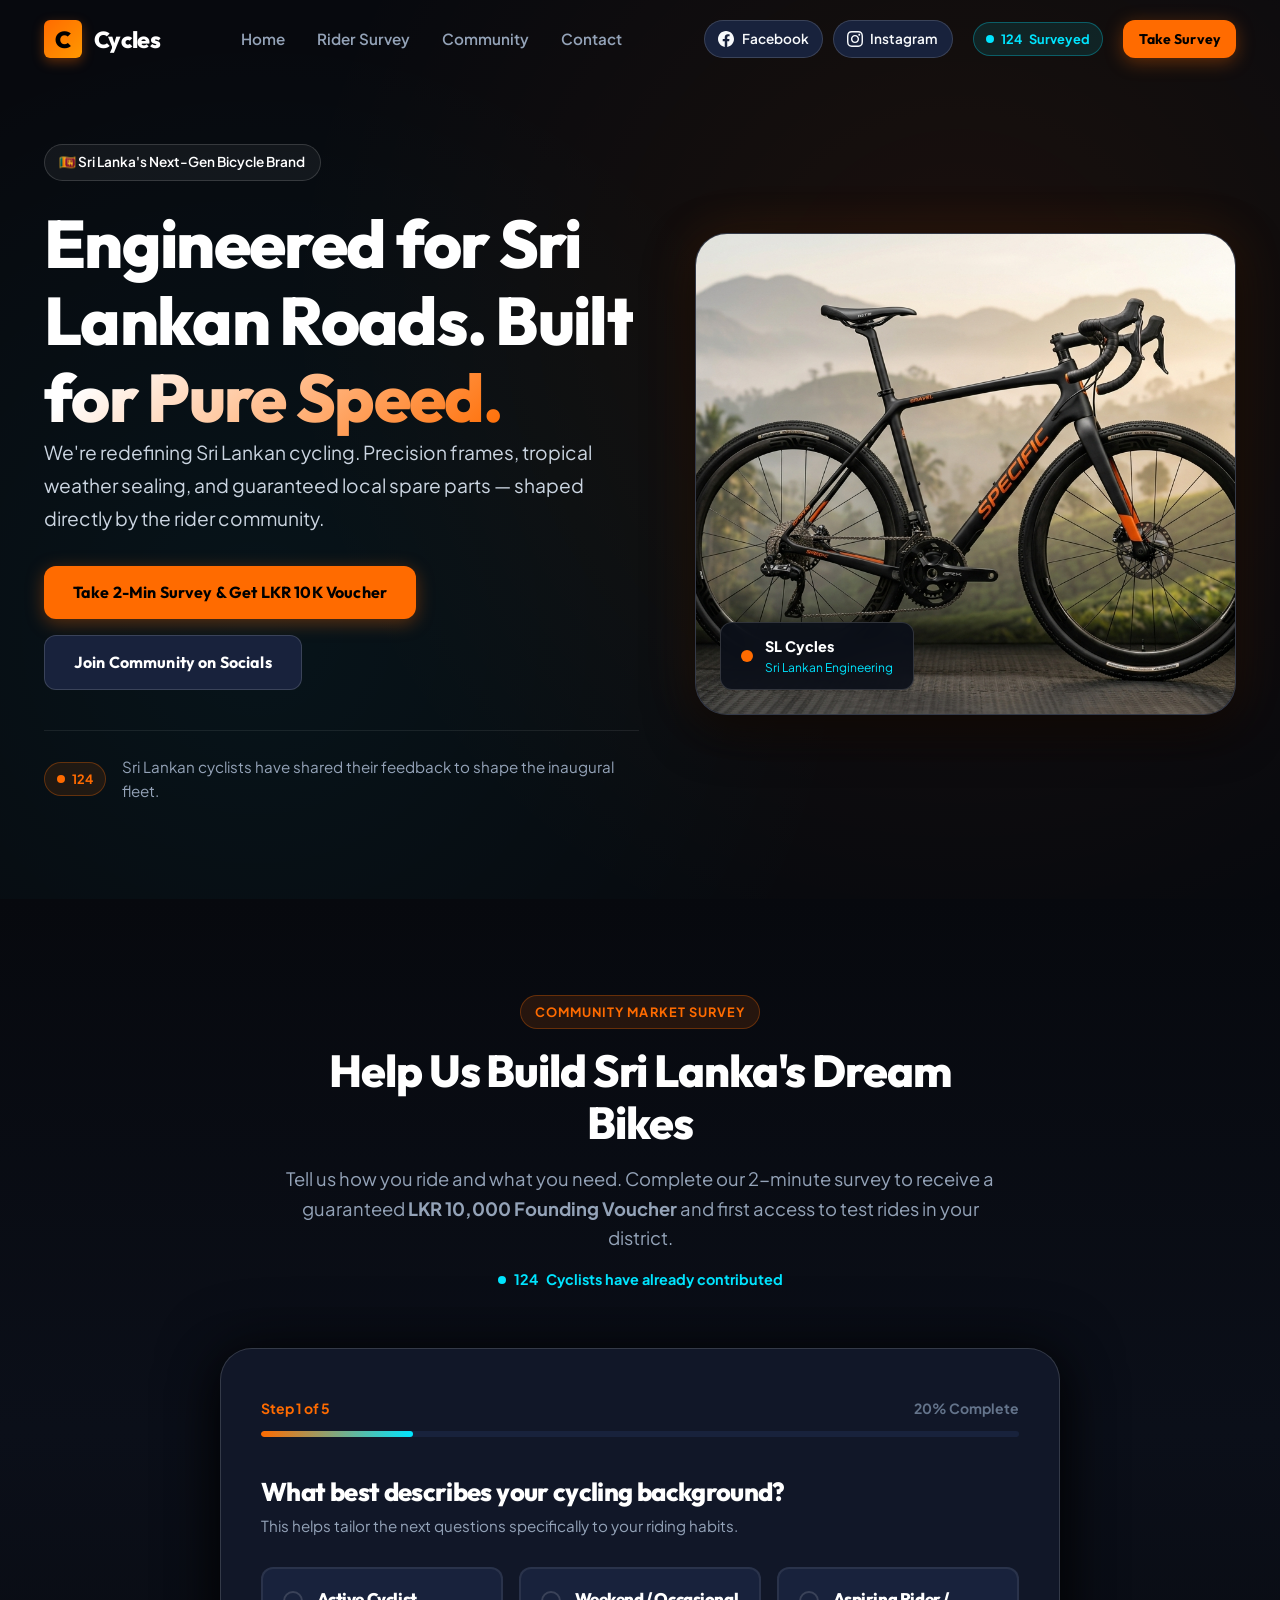
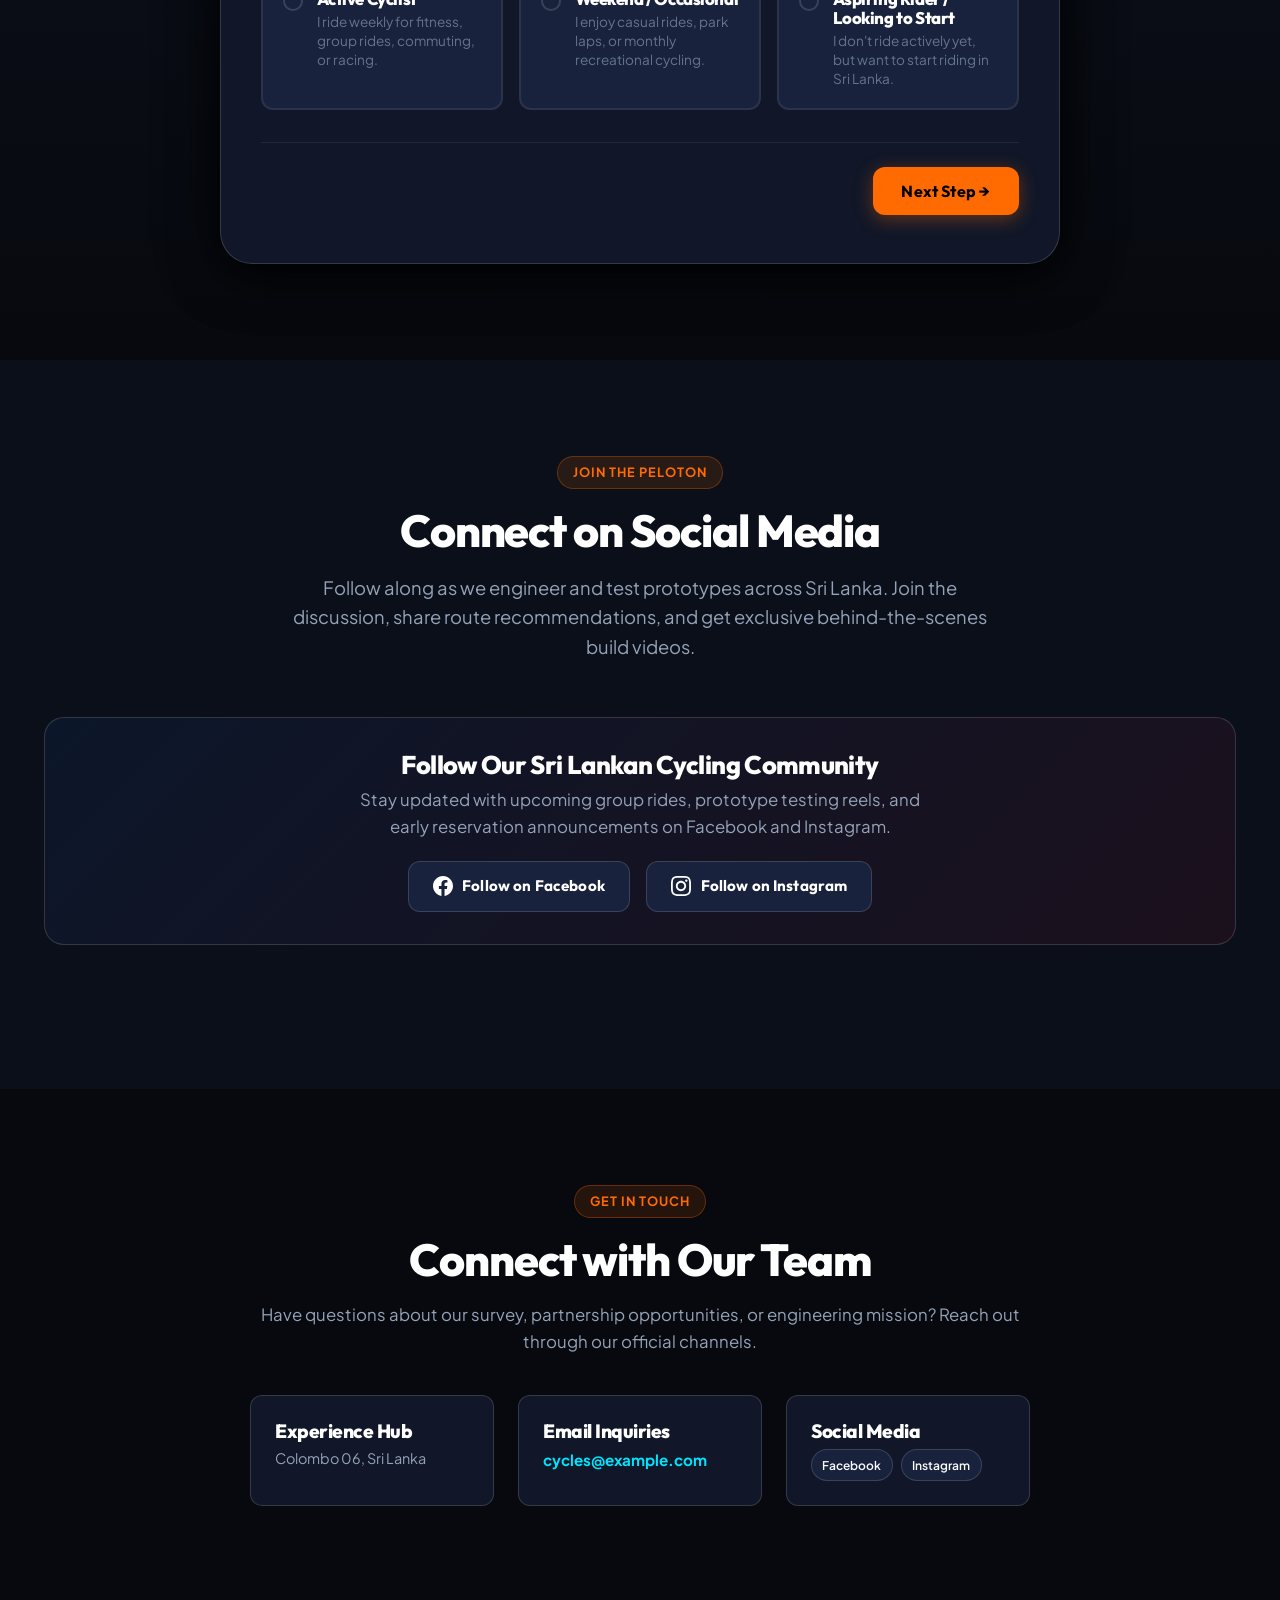
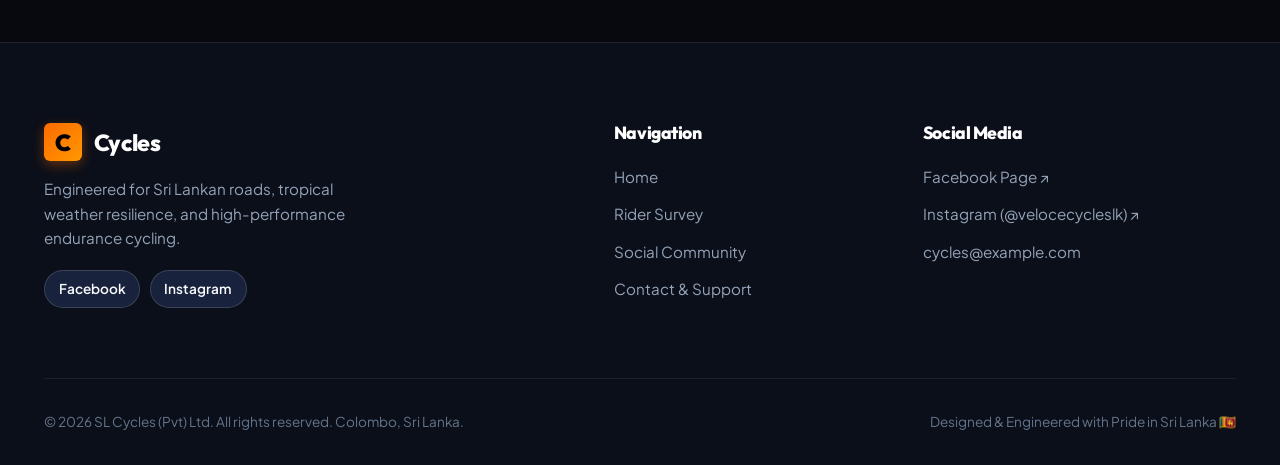
<file: index.html>
<!DOCTYPE html>
<html lang="en">
<head>
    <meta charset="UTF-8">
    <meta name="viewport" content="width=device-width, initial-scale=1.0">
    <title>Veloce Cycles — Engineered for Sri Lankan Roads | Performance Bicycles</title>
    
    <!-- Meta & SEO -->
    <meta name="description" content="Veloce Cycles is pioneering modern cycling in Sri Lanka. Precision-engineered road, gravel, and commuter bicycles built for tropical durability, local roads, and pure performance.">
    <meta name="keywords" content="bicycle Sri Lanka, road bikes Colombo, gravel bicycle Sri Lanka, commuter bikes, cycling Sri Lanka, Veloce Cycles">
    <meta name="author" content="Veloce Cycles">
    <meta name="robots" content="index, follow">
    <link rel="canonical" href="https://velocecycles.lk/">

    <!-- Open Graph / Facebook -->
    <meta property="og:type" content="website">
    <meta property="og:url" content="https://velocecycles.lk/">
    <meta property="og:title" content="Veloce Cycles — Engineered for Sri Lankan Roads">
    <meta property="og:description" content="Precision-engineered performance bicycles built for Sri Lankan roads, climate, and endurance. Take our 2-min survey for early access.">
    <meta property="og:image" content="public/images/hero-bike.jpg">

    <!-- Twitter -->
    <meta name="twitter:card" content="summary_large_image">
    <meta name="twitter:title" content="Veloce Cycles — Engineered for Sri Lankan Roads">
    <meta name="twitter:description" content="Precision-engineered performance bicycles built for Sri Lankan roads, climate, and endurance.">
    <meta name="twitter:image" content="public/images/hero-bike.jpg">

    <!-- Google Fonts -->
    <link rel="preconnect" href="https://fonts.googleapis.com">
    <link rel="preconnect" href="https://fonts.gstatic.com" crossorigin>
    <link href="https://fonts.googleapis.com/css2?family=Outfit:wght@400;500;600;700;800;900&family=Plus+Jakarta+Sans:wght@400;500;600;700&display=swap" rel="stylesheet">

    <!-- Central Configuration -->
    <script src="src/scripts/config.js"></script>

    <!-- Stylesheet -->
    <link rel="stylesheet" href="src/styles/style.css">

    <!-- Structured Data (Schema.org) -->
    <script type="application/ld+json">
    {
      "@context": "https://schema.org",
      "@type": "BikeStore",
      "name": "Veloce Cycles",
      "image": "public/images/hero-bike.jpg",
      "description": "Sri Lankan engineered performance bicycles, gravel bikes, and urban commuters.",
      "sameAs": [
        "https://facebook.com/velocecycleslk",
        "https://instagram.com/velocecycleslk"
      ],
      "address": {
        "@type": "PostalAddress",
        "addressLocality": "Colombo",
        "addressCountry": "LK"
      },
      "priceRange": "LKR 75,000 - 450,000"
    }
    </script>
</head>
<body>

    <!-- Header Navigation -->
    <header class="header">
        <div class="container nav-container">
            <a href="#hero" class="logo" aria-label="Veloce Cycles Home">
                <div class="logo-symbol" data-brand="initial">V</div>
                <span data-brand="short">VELOCE</span>
            </a>

            <nav>
                <ul class="nav-links">
                    <li><a href="#hero" class="nav-link">Home</a></li>
                    <li><a href="#survey" class="nav-link">Rider Survey</a></li>
                    <li><a href="#community" class="nav-link">Community</a></li>
                    <li><a href="#contact" class="nav-link">Contact</a></li>
                </ul>
            </nav>

            <div class="nav-actions">
                <!-- Social Shortcuts (Facebook & Instagram) -->
                <div class="social-nav-links">
                    <a href="https://facebook.com/velocecycleslk" target="_blank" rel="noopener noreferrer" class="social-btn social-btn-facebook" data-social="facebook" aria-label="Follow on Facebook">
                        <svg viewBox="0 0 24 24" fill="currentColor"><path d="M24 12.073c0-6.627-5.373-12-12-12s-12 5.373-12 12c0 5.99 4.388 10.954 10.125 11.854v-8.385H7.078v-3.47h3.047V9.43c0-3.007 1.792-4.669 4.533-4.669 1.312 0 2.686.235 2.686.235v2.953H15.83c-1.491 0-1.956.925-1.956 1.874v2.25h3.328l-.532 3.47h-2.796v8.385C19.612 23.027 24 18.062 24 12.073z"/></svg>
                        <span>Facebook</span>
                    </a>
                    <a href="https://instagram.com/velocecycleslk" target="_blank" rel="noopener noreferrer" class="social-btn social-btn-instagram" data-social="instagram" aria-label="Follow on Instagram">
                        <svg viewBox="0 0 24 24" fill="currentColor"><path d="M12 2.163c3.204 0 3.584.012 4.85.07 3.252.148 4.771 1.691 4.919 4.919.058 1.265.069 1.645.069 4.849 0 3.205-.012 3.584-.069 4.849-.149 3.225-1.664 4.771-4.919 4.919-1.266.058-1.644.07-4.85.07-3.204 0-3.584-.012-4.849-.07-3.26-.149-4.771-1.699-4.919-4.92-.058-1.265-.07-1.644-.07-4.849 0-3.204.013-3.583.07-4.849.149-3.227 1.664-4.771 4.919-4.919 1.266-.057 1.645-.069 4.849-.069zm0-2.163c-3.259 0-3.667.014-4.947.072-4.358.2-6.78 2.618-6.98 6.98-.059 1.281-.073 1.689-.073 4.948 0 3.259.014 3.668.072 4.948.2 4.358 2.618 6.78 6.98 6.98 1.281.058 1.689.072 4.948.072 3.259 0 3.668-.014 4.948-.072 4.354-.2 6.782-2.618 6.979-6.98.059-1.28.073-1.689.073-4.948 0-3.259-.014-3.667-.072-4.947-.196-4.354-2.617-6.78-6.979-6.98-1.281-.059-1.69-.073-4.949-.073zm0 5.838c-3.403 0-6.162 2.759-6.162 6.162s2.759 6.163 6.162 6.163 6.162-2.759 6.162-6.163c0-3.403-2.759-6.162-6.162-6.162zm0 10.162c-2.209 0-4-1.79-4-4 0-2.209 1.791-4 4-4s4 1.791 4 4c0 2.21-1.791 4-4 4zm6.406-11.845c-.796 0-1.441.645-1.441 1.44s.645 1.44 1.441 1.44c.795 0 1.439-.645 1.439-1.44s-.644-1.44-1.439-1.44z"/></svg>
                        <span>Instagram</span>
                    </a>
                </div>

                <div class="badge-counter" title="Total public survey responses">
                    <span class="pulse-dot"></span>
                    <span id="nav-response-count">124</span> Surveyed
                </div>
                <a href="#survey" class="btn btn-primary btn-sm">Take Survey</a>
                <button class="mobile-toggle" aria-label="Open Navigation Menu">
                    <svg width="24" height="24" viewBox="0 0 24 24" fill="none" stroke="currentColor" stroke-width="2">
                        <line x1="3" y1="12" x2="21" y2="12"></line>
                        <line x1="3" y1="6" x2="21" y2="6"></line>
                        <line x1="3" y1="18" x2="21" y2="18"></line>
                    </svg>
                </button>
            </div>
        </div>
    </header>

    <!-- Mobile Drawer -->
    <div class="mobile-nav-backdrop"></div>
    <div class="mobile-nav-drawer">
        <div style="display: flex; justify-content: space-between; align-items: center;">
            <div class="logo">
                <div class="logo-symbol" data-brand="initial">V</div>
                <span data-brand="short">VELOCE</span>
            </div>
            <button class="close-drawer-btn" aria-label="Close menu" style="background: none; border: none; color: #fff; font-size: 1.5rem; cursor: pointer;">✕</button>
        </div>
        <ul class="mobile-nav-links">
            <li><a href="#hero">Home</a></li>
            <li><a href="#survey">Rider Survey & Voucher</a></li>
            <li><a href="#community">Community & Socials</a></li>
            <li><a href="#contact">Contact & Support</a></li>
            <li style="padding-top: 1rem; border-top: 1px solid var(--border-subtle); display: flex; gap: 0.75rem;">
                <a href="https://facebook.com/velocecycleslk" target="_blank" rel="noopener noreferrer" class="social-btn social-btn-facebook" data-social="facebook" style="font-size: 0.85rem;">Facebook</a>
                <a href="https://instagram.com/velocecycleslk" target="_blank" rel="noopener noreferrer" class="social-btn social-btn-instagram" data-social="instagram" style="font-size: 0.85rem;">Instagram</a>
            </li>
        </ul>
        <div style="margin-top: auto;">
            <a href="#survey" class="btn btn-primary" style="width: 100%;">Take 2-Min Survey</a>
        </div>
    </div>

    <!-- Hero Section -->
    <section id="hero" class="hero">
        <div class="container hero-grid">
            <div class="hero-text-col">
                <div class="hero-eyebrow">
                    <span>🇱🇰 Sri Lanka's Next-Gen Bicycle Brand</span>
                </div>
                <h1 class="hero-title">
                    Engineered for Sri Lankan Roads. <span>Built for Pure Speed.</span>
                </h1>
                <p class="hero-description">
                    We're redefining Sri Lankan cycling. Precision frames, tropical weather sealing, and guaranteed local spare parts — shaped directly by the rider community.
                </p>
                <div class="hero-cta-group">
                    <a href="#survey" class="btn btn-primary">
                        Take 2-Min Survey & Get LKR 10K Voucher
                    </a>
                    <a href="#community" class="btn btn-secondary">
                        Join Community on Socials
                    </a>
                </div>
                <div class="hero-social-proof">
                    <div class="badge-counter" style="background: rgba(255, 107, 0, 0.1); border-color: rgba(255, 107, 0, 0.3); color: var(--accent-orange);">
                        <span class="pulse-dot" style="background: var(--accent-orange); box-shadow: 0 0 0 0 rgba(255, 107, 0, 0.7);"></span>
                        <strong id="hero-response-count">124</strong>
                    </div>
                    <span style="font-size: 0.95rem; color: var(--text-secondary);">
                        Sri Lankan cyclists have shared their feedback to shape the inaugural fleet.
                    </span>
                </div>
            </div>

            <div class="hero-image-col">
                <div class="hero-image-card">
                    <img src="public/images/hero-bike.jpg" alt="Veloce Terra All-Road Gravel Bicycle" loading="eager">
                    <div class="hero-floating-badge">
                        <div style="width: 12px; height: 12px; border-radius: 50%; background: var(--accent-orange);"></div>
                        <div>
                            <div style="font-weight: 800; font-size: 0.9rem; color: #fff;" data-brand="full">Veloce Cycles</div>
                            <div style="font-size: 0.75rem; color: var(--accent-cyan);">Sri Lankan Engineering</div>
                        </div>
                    </div>
                </div>
            </div>
        </div>
    </section>

    <!-- NOTE: Engineering, Models, and FAQ sections are temporarily deferred/hidden during survey market validation -->
    <!-- Why Veloce Section (Deferred) -->
    <section id="why-veloce" class="section section-deferred" style="background: var(--bg-primary);">
        <div class="container">
            <div class="section-title-wrap">
                <div class="section-badge">Sri Lankan Engineering</div>
                <h2 class="section-title">Built for Our Roads, Not European Runways</h2>
                <p class="section-subtitle">
                    Imported bikes often fail on Sri Lankan potholes, monsoons, and spare-part shortages. Veloce is purpose-built to solve these realities.
                </p>
            </div>

            <div class="grid-features">
                <div class="feature-card">
                    <div class="feature-icon">
                        <svg width="26" height="26" viewBox="0 0 24 24" fill="none" stroke="currentColor" stroke-width="2">
                            <path d="M12 22s8-4 8-10V5l-8-3-8 3v7c0 6 8 10 8 10z"/>
                        </svg>
                    </div>
                    <h3 class="feature-title">Tropical Monsoon Sealing</h3>
                    <p>Corrosion-proof stainless hardware and fully enclosed internal routing keep your bottom bracket and headset silky smooth through wet monsoons.</p>
                </div>

                <div class="feature-card">
                    <div class="feature-icon cyan">
                        <svg width="26" height="26" viewBox="0 0 24 24" fill="none" stroke="currentColor" stroke-width="2">
                            <circle cx="12" cy="12" r="10"/>
                            <path d="m4.93 4.93 4.24 4.24M14.83 14.83l4.24 4.24M14.83 9.17l4.24-4.24M4.93 19.07l4.24-4.24"/>
                        </svg>
                    </div>
                    <h3 class="feature-title">Pothole-Tested Wheelsets</h3>
                    <p>Reinforced double-wall alloy and carbon rims with 32c-45c tubeless tire clearance absorb asphalt craters and rough gravel without buckled wheels.</p>
                </div>

                <div class="feature-card">
                    <div class="feature-icon green">
                        <svg width="26" height="26" viewBox="0 0 24 24" fill="none" stroke="currentColor" stroke-width="2">
                            <path d="M14.7 6.3a1 1 0 0 0 0 1.4l1.6 1.6a1 1 0 0 0 1.4 0l3.77-3.77a6 6 0 0 1-7.94 7.94l-6.91 6.91a2.12 2.12 0 0 1-3-3l6.91-6.91a6 6 0 0 1 7.94-7.94l-3.76 3.76z"/>
                        </svg>
                    </div>
                    <h3 class="feature-title">Local Parts Guarantee</h3>
                    <p>Never wait 3 months for an imported derailleur hanger or proprietary headset. 100% of wear-and-tear spares are stocked in Colombo with next-day islandwide delivery.</p>
                </div>

                <div class="feature-card">
                    <div class="feature-icon">
                        <svg width="26" height="26" viewBox="0 0 24 24" fill="none" stroke="currentColor" stroke-width="2">
                            <line x1="12" y1="1" x2="12" y2="23"/>
                            <path d="M17 5H9.5a3.5 3.5 0 0 0 0 7h5a3.5 3.5 0 0 1 0 7H6"/>
                        </svg>
                    </div>
                    <h3 class="feature-title">Fair Direct Pricing</h3>
                    <p>By cutting out unnecessary middle-tier importers, we deliver high-spec Shimano and disc brakes at honest, transparent prices in Sri Lankan Rupees.</p>
                </div>
            </div>
        </div>
    </section>

    <!-- Bike Models Showcase (Deferred) -->
    <section id="models" class="section section-deferred">
        <div class="container">
            <div class="section-title-wrap">
                <div class="section-badge">Inaugural Fleet</div>
                <h2 class="section-title">Crafted for Every Discipline</h2>
                <p class="section-subtitle">
                    Explore our initial lineup spanning high-speed tarmac, rough rural gravel, and daily Colombo commuting.
                </p>
            </div>

            <!-- Model Tabs -->
            <div class="models-tabs">
                <button class="tab-btn active" data-category="all">All Models</button>
                <button class="tab-btn" data-category="road">Aero & Road</button>
                <button class="tab-btn" data-category="gravel">Gravel & All-Road</button>
                <button class="tab-btn" data-category="commuter">Urban Commuter</button>
            </div>

            <div class="models-grid">
                <!-- Bike 1: Strada Aero -->
                <div class="bike-card" data-category="road">
                    <div class="bike-img-wrap">
                        <img src="public/images/bike-strada.jpg" alt="Veloce Strada Aero Carbon Road Bike" loading="lazy">
                        <span class="bike-tag">Aero Road Racing</span>
                    </div>
                    <div class="bike-body">
                        <div class="bike-header">
                            <h3 class="bike-title">Veloce Strada RS</h3>
                            <div class="bike-price">From LKR 245,000</div>
                        </div>
                        <p class="bike-desc">Ultra-stiff aerodynamic carbon geometry engineered for high-speed coast road pacelines and KOM hunting in the Central Highlands.</p>
                        <ul class="bike-specs-list">
                            <li><strong>Drivetrain:</strong> Shimano 105 2x12</li>
                            <li><strong>Brakes:</strong> Hyd. Flat-Mount Disc</li>
                            <li><strong>Frame:</strong> Toray T800 Carbon</li>
                            <li><strong>Weight:</strong> 7.9 kg</li>
                        </ul>
                    </div>
                </div>

                <!-- Bike 2: Terra Gravel -->
                <div class="bike-card" data-category="gravel">
                    <div class="bike-img-wrap">
                        <img src="public/images/bike-terra.jpg" alt="Veloce Terra All-Road Gravel Bike" loading="lazy">
                        <span class="bike-tag" style="color: var(--accent-cyan); border-color: rgba(0, 229, 255, 0.3);">All-Road & Gravel</span>
                    </div>
                    <div class="bike-body">
                        <div class="bike-header">
                            <h3 class="bike-title">Veloce Terra GRX</h3>
                            <div class="bike-price">From LKR 185,000</div>
                        </div>
                        <p class="bike-desc">The ultimate Sri Lankan all-terrain explorer. Conquers tea estate dirt tracks, broken coastal bitumen, and multi-day bikepacking.</p>
                        <ul class="bike-specs-list">
                            <li><strong>Drivetrain:</strong> Shimano GRX 2x11</li>
                            <li><strong>Tires:</strong> 700x45c Tubeless-Ready</li>
                            <li><strong>Brakes:</strong> 160mm Rotor Discs</li>
                            <li><strong>Mounts:</strong> 5x Bottle & Rack Mounts</li>
                        </ul>
                    </div>
                </div>

                <!-- Bike 3: Viento Commuter -->
                <div class="bike-card" data-category="commuter">
                    <div class="bike-img-wrap">
                        <img src="public/images/bike-viento.jpg" alt="Veloce Viento Metro Urban Commuter Bike" loading="lazy">
                        <span class="bike-tag" style="color: var(--accent-green); border-color: rgba(16, 185, 129, 0.3);">Urban Commuter</span>
                    </div>
                    <div class="bike-body">
                        <div class="bike-header">
                            <h3 class="bike-title">Veloce Viento Metro</h3>
                            <div class="bike-price">From LKR 89,000</div>
                        </div>
                        <p class="bike-desc">Effortless Colombo traffic commuting. Upright ergonomic geometry, puncture-resistant 38c tires, and integrated weather fenders.</p>
                        <ul class="bike-specs-list">
                            <li><strong>Drivetrain:</strong> Shimano 1x9 Rapidfire</li>
                            <li><strong>Brakes:</strong> Dual Hydraulic Disc</li>
                            <li><strong>Frame:</strong> 6061-T6 Hydroformed Alloy</li>
                            <li><strong>Extras:</strong> Rear Rack & Mudguards</li>
                        </ul>
                    </div>
                </div>
            </div>
        </div>
    </section>

    <!-- Conditional Market-Validation Survey Section -->
    <section id="survey" class="section survey-section">
        <div class="container" id="survey-container">
            <div class="section-title-wrap">
                <div class="section-badge">Community Market Survey</div>
                <h2 class="section-title">Help Us Build Sri Lanka's Dream Bikes</h2>
                <p class="section-subtitle">
                    Tell us how you ride and what you need. Complete our 2-minute survey to receive a guaranteed <strong>LKR 10,000 Founding Voucher</strong> and first access to test rides in your district.
                </p>
                <div style="margin-top: 1rem; display: inline-flex; align-items: center; gap: 0.5rem; color: var(--accent-cyan); font-size: 0.9rem; font-weight: 700;">
                    <span class="pulse-dot"></span>
                    <span id="survey-header-count">124</span> Cyclists have already contributed
                </div>
            </div>

            <!-- Survey Form Wrapper -->
            <div class="survey-wrapper">
                
                <!-- Error Alert Banner -->
                <div id="survey-error-banner" class="error-message-banner"></div>

                <!-- Wizard View -->
                <div id="survey-wizard-view">
                    <!-- Progress Bar -->
                    <div class="survey-progress-wrap">
                        <div class="survey-progress-header">
                            <span id="survey-step-count" class="step-count-badge">Step 1 of 5</span>
                            <span id="survey-step-percent" class="step-percent-badge">20% Complete</span>
                        </div>
                        <div class="progress-track">
                            <div id="survey-progress-bar" class="progress-bar-fill"></div>
                        </div>
                    </div>

                    <!-- STEP 1: Rider Status -->
                    <div class="survey-step active" data-step="1">
                        <h3 class="step-title">What best describes your cycling background?</h3>
                        <p class="step-desc">This helps tailor the next questions specifically to your riding habits.</p>
                        
                        <div class="options-grid" id="step-1-options">
                            <div class="option-card" data-value="active_cyclist">
                                <div class="option-radio"></div>
                                <div class="option-content">
                                    <h4>Active Cyclist</h4>
                                    <p>I ride weekly for fitness, group rides, commuting, or racing.</p>
                                </div>
                            </div>
                            <div class="option-card" data-value="occasional_rider">
                                <div class="option-radio"></div>
                                <div class="option-content">
                                    <h4>Weekend / Occasional</h4>
                                    <p>I enjoy casual rides, park laps, or monthly recreational cycling.</p>
                                </div>
                            </div>
                            <div class="option-card" data-value="aspiring_cyclist">
                                <div class="option-radio"></div>
                                <div class="option-content">
                                    <h4>Aspiring Rider / Looking to Start</h4>
                                    <p>I don't ride actively yet, but want to start riding in Sri Lanka.</p>
                                </div>
                            </div>
                        </div>
                    </div>

                    <!-- STEP 2: Conditional Branching -->
                    <div class="survey-step" data-step="2">
                        <!-- Branch A: For Active & Occasional Cyclists -->
                        <div id="step-2-rider-container">
                            <h3 class="step-title">Your Current Riding Profile</h3>
                            <p class="step-desc">Tell us what you ride for and your weekly mileage.</p>

                            <div class="form-group-field">
                                <label class="form-label">Primary Riding Purpose</label>
                                <div class="options-grid" id="step-2-rider-purpose">
                                    <div class="option-card" data-value="fitness_sport">
                                        <div class="option-radio"></div>
                                        <div class="option-content">
                                            <h4>Fitness & Sport</h4>
                                            <p>Cardio workouts & endurance training.</p>
                                        </div>
                                    </div>
                                    <div class="option-card" data-value="daily_commuting">
                                        <div class="option-radio"></div>
                                        <div class="option-content">
                                            <h4>Daily Commute</h4>
                                            <p>Riding to office / errands to beat traffic & fuel costs.</p>
                                        </div>
                                    </div>
                                    <div class="option-card" data-value="weekend_gravel">
                                        <div class="option-radio"></div>
                                        <div class="option-content">
                                            <h4>Gravel & Touring</h4>
                                            <p>Exploring off-road trails and outstation routes.</p>
                                        </div>
                                    </div>
                                </div>
                            </div>

                            <div class="form-group-field">
                                <label class="form-label">Average Weekly Riding Distance</label>
                                <div class="options-grid" id="step-2-rider-distance">
                                    <div class="option-card" data-value="under_30km">
                                        <div class="option-radio"></div>
                                        <div class="option-content"><h4>Under 30 km</h4></div>
                                    </div>
                                    <div class="option-card" data-value="30_80km">
                                        <div class="option-radio"></div>
                                        <div class="option-content"><h4>30 – 80 km</h4></div>
                                    </div>
                                    <div class="option-card" data-value="above_80km">
                                        <div class="option-radio"></div>
                                        <div class="option-content"><h4>80+ km / week</h4></div>
                                    </div>
                                </div>
                            </div>
                        </div>

                        <!-- Branch B: For Aspiring Cyclists -->
                        <div id="step-2-aspiring-container" style="display: none;">
                            <h3 class="step-title">What has held you back from cycling?</h3>
                            <p class="step-desc">Select all factors that have made it difficult to start.</p>

                            <div class="options-grid" id="step-2-aspiring-reasons">
                                <div class="option-card" data-value="high_bike_prices">
                                    <div class="option-checkbox"></div>
                                    <div class="option-content">
                                        <h4>High Bicycle Prices</h4>
                                        <p>Inflated prices on imported bikes.</p>
                                    </div>
                                </div>
                                <div class="option-card" data-value="traffic_safety">
                                    <div class="option-checkbox"></div>
                                    <div class="option-content">
                                        <h4>Traffic & Road Safety</h4>
                                        <p>Concerns with buses and aggressive traffic.</p>
                                    </div>
                                </div>
                                <div class="option-card" data-value="maintenance_parts">
                                    <div class="option-checkbox"></div>
                                    <div class="option-content">
                                        <h4>Maintenance & Spares</h4>
                                        <p>Not knowing where to service or get parts.</p>
                                    </div>
                                </div>
                                <div class="option-card" data-value="rough_potholes">
                                    <div class="option-checkbox"></div>
                                    <div class="option-content">
                                        <h4>Rough Road Conditions</h4>
                                        <p>Worried about frequent punctures & bent rims.</p>
                                    </div>
                                </div>
                            </div>

                            <div class="form-group-field">
                                <label class="form-label">What type of riding excites you most?</label>
                                <div class="options-grid" id="step-2-aspiring-use">
                                    <div class="option-card" data-value="urban_commute">
                                        <div class="option-radio"></div>
                                        <div class="option-content"><h4>Beat City Traffic</h4></div>
                                    </div>
                                    <div class="option-card" data-value="leisure_fitness">
                                        <div class="option-radio"></div>
                                        <div class="option-content"><h4>Weekend Fitness & Health</h4></div>
                                    </div>
                                </div>
                            </div>
                        </div>
                    </div>

                    <!-- STEP 3: Pain Points -->
                    <div class="survey-step" data-step="3">
                        <h3 class="step-title">Biggest Cycling Pain Points in Sri Lanka</h3>
                        <p class="step-desc">Choose up to 3 biggest frustrations you face or anticipate.</p>

                        <div class="options-grid" id="step-3-pain-points">
                            <div class="option-card" data-value="spare_parts_scarcity">
                                <div class="option-checkbox"></div>
                                <div class="option-content">
                                    <h4>Spare Parts Shortage</h4>
                                    <p>Can't find genuine cassettes, chains, and brake pads locally.</p>
                                </div>
                            </div>
                            <div class="option-card" data-value="monsoon_rust">
                                <div class="option-checkbox"></div>
                                <div class="option-content">
                                    <h4>Monsoon Rust & Wear</h4>
                                    <p>Salt air & heavy rain corroding bearings and hardware.</p>
                                </div>
                            </div>
                            <div class="option-card" data-value="road_potholes">
                                <div class="option-checkbox"></div>
                                <div class="option-content">
                                    <h4>Potholes & Punctures</h4>
                                    <p>Damaged rims from road cuts and rough asphalt.</p>
                                </div>
                            </div>
                            <div class="option-card" data-value="lack_of_mechanics">
                                <div class="option-checkbox"></div>
                                <div class="option-content">
                                    <h4>Lack of Skilled Mechanics</h4>
                                    <p>Shops that don't know modern hydraulic discs or tubeless.</p>
                                </div>
                            </div>
                            <div class="option-card" data-value="arbitrary_pricing">
                                <div class="option-checkbox"></div>
                                <div class="option-content">
                                    <h4>Inflated Retail Prices</h4>
                                    <p>Paying 2x-3x MSRP for outdated bicycle models.</p>
                                </div>
                            </div>
                            <div class="option-card" data-value="lack_of_riding_groups">
                                <div class="option-checkbox"></div>
                                <div class="option-content">
                                    <h4>Lack of Local Groups</h4>
                                    <p>Wanting a safe, organized community to ride with.</p>
                                </div>
                            </div>
                        </div>
                    </div>

                    <!-- STEP 4: Budget & District -->
                    <div class="survey-step" data-step="4">
                        <h3 class="step-title">Budget Range & Location</h3>
                        <p class="step-desc">Help us set fair local pricing and map regional launch events.</p>

                        <div class="form-group-field">
                            <label class="form-label">Target Budget for Your Next Bicycle</label>
                            <div class="options-grid" id="step-4-budget">
                                <div class="option-card" data-value="under_80k">
                                    <div class="option-radio"></div>
                                    <div class="option-content">
                                        <h4>Under LKR 80,000</h4>
                                        <p>Entry Commuter & Daily Fitness</p>
                                    </div>
                                </div>
                                <div class="option-card" data-value="80k_160k">
                                    <div class="option-radio"></div>
                                    <div class="option-content">
                                        <h4>LKR 80,000 – 160,000</h4>
                                        <p>Sport Alloy & Hydro Disc</p>
                                    </div>
                                </div>
                                <div class="option-card" data-value="160k_300k">
                                    <div class="option-radio"></div>
                                    <div class="option-content">
                                        <h4>LKR 160,000 – 300,000</h4>
                                        <p>Performance Gravel & Shimano GRX/105</p>
                                    </div>
                                </div>
                                <div class="option-card" data-value="above_300k">
                                    <div class="option-radio"></div>
                                    <div class="option-content">
                                        <h4>Above LKR 300,000</h4>
                                        <p>Carbon Aero & Elite Racing Spec</p>
                                    </div>
                                </div>
                            </div>
                        </div>

                        <div class="form-group-field">
                            <label for="survey-district-select" class="form-label">Your District in Sri Lanka</label>
                            <select id="survey-district-select" class="form-select" required>
                                <option value="" disabled selected>— Select your district —</option>
                                <optgroup label="Western Province">
                                    <option value="Colombo">Colombo</option>
                                    <option value="Gampaha">Gampaha</option>
                                    <option value="Kalutara">Kalutara</option>
                                </optgroup>
                                <optgroup label="Central Province">
                                    <option value="Kandy">Kandy</option>
                                    <option value="Matale">Matale</option>
                                    <option value="Nuwara Eliya">Nuwara Eliya</option>
                                </optgroup>
                                <optgroup label="Southern Province">
                                    <option value="Galle">Galle</option>
                                    <option value="Matara">Matara</option>
                                    <option value="Hambantota">Hambantota</option>
                                </optgroup>
                                <optgroup label="Northern Province">
                                    <option value="Jaffna">Jaffna</option>
                                    <option value="Kilinochchi">Kilinochchi</option>
                                    <option value="Mannar">Mannar</option>
                                    <option value="Vavuniya">Vavuniya</option>
                                    <option value="Mullaittivu">Mullaittivu</option>
                                </optgroup>
                                <optgroup label="Eastern Province">
                                    <option value="Batticaloa">Batticaloa</option>
                                    <option value="Ampara">Ampara</option>
                                    <option value="Trincomalee">Trincomalee</option>
                                </optgroup>
                                <optgroup label="North Western Province">
                                    <option value="Kurunegala">Kurunegala</option>
                                    <option value="Puttalam">Puttalam</option>
                                </optgroup>
                                <optgroup label="North Central Province">
                                    <option value="Anuradhapura">Anuradhapura</option>
                                    <option value="Polonnaruwa">Polonnaruwa</option>
                                </optgroup>
                                <optgroup label="Uva Province">
                                    <option value="Badulla">Badulla</option>
                                    <option value="Monaragala">Monaragala</option>
                                </optgroup>
                                <optgroup label="Sabaragamuwa Province">
                                    <option value="Ratnapura">Ratnapura</option>
                                    <option value="Kegalle">Kegalle</option>
                                </optgroup>
                            </select>
                        </div>
                    </div>

                    <!-- STEP 5: Early Access & Contact -->
                    <div class="survey-step" data-step="5">
                        <h3 class="step-title">Claim Your LKR 10,000 Founding Voucher</h3>
                        <p class="step-desc">Optional contact information to receive your early supporter voucher and test ride invitations.</p>

                        <!-- Honeypot trap (Hidden from real users) -->
                        <input type="text" name="website_hp" id="survey-hp" class="hp-field" tabindex="-1" autocomplete="off">

                        <div class="form-group-field">
                            <label for="survey-name" class="form-label">Full Name</label>
                            <input type="text" id="survey-name" class="form-input" placeholder="e.g. Kasun Perera">
                        </div>

                        <div class="form-group-field">
                            <label for="survey-email" class="form-label">Email Address (For Voucher Code)</label>
                            <input type="email" id="survey-email" class="form-input" placeholder="e.g. kasun@example.com">
                        </div>

                        <div class="form-group-field">
                            <label for="survey-phone" class="form-label">Phone Number (Optional)</label>
                            <input type="tel" id="survey-phone" class="form-input" placeholder="e.g. 077 123 4567">
                        </div>

                        <div style="margin-top: 1.5rem; padding: 1rem; background: var(--bg-surface-elevated); border-radius: var(--radius-md); border: 1px solid var(--border-subtle);">
                            <label class="lead-checkbox-wrap">
                                <input type="checkbox" id="survey-voucher-chk" checked>
                                <span class="lead-checkbox-label">Email me the <strong>LKR 10,000 Early Supporter Voucher</strong> when order reservations open.</span>
                            </label>
                            <label class="lead-checkbox-wrap" style="margin-bottom: 0;">
                                <input type="checkbox" id="survey-testride-chk" checked>
                                <span class="lead-checkbox-label">Invite me to the inaugural <strong>Demo Ride Day</strong> in my district.</span>
                            </label>
                        </div>
                    </div>

                    <!-- Survey Action Buttons -->
                    <div class="survey-actions">
                        <button id="survey-prev-btn" type="button" class="btn btn-secondary btn-sm" style="visibility: hidden;">
                            ← Previous
                        </button>
                        <div>
                            <button id="survey-next-btn" type="button" class="btn btn-primary">
                                Next Step →
                            </button>
                            <button id="survey-submit-btn" type="button" class="btn btn-primary" style="display: none;">
                                Submit My Feedback ✓
                            </button>
                        </div>
                    </div>
                </div>

                <!-- Success State Screen -->
                <div id="survey-success-state" class="survey-success-state">
                    <div class="success-icon-wrap">✓</div>
                    <h3 style="font-size: 2rem; margin-bottom: 0.75rem; color: #ffffff;">Thank You, Rider!</h3>
                    <p style="color: var(--text-secondary); max-width: 520px; margin: 0 auto 1.5rem; font-size: 1.1rem;">
                        Your response has been securely recorded. You've officially contributed to shaping Sri Lanka's next-generation bicycle line.
                    </p>
                    <div style="background: var(--bg-surface-elevated); border: 1px solid var(--border-medium); border-radius: var(--radius-md); padding: 1.25rem; max-width: 440px; margin: 0 auto 2rem;">
                        <div style="font-size: 0.8rem; color: var(--text-muted); text-transform: uppercase; font-weight: 700; margin-bottom: 0.25rem;">Founding Member Voucher Code</div>
                        <div style="font-family: var(--font-display); font-size: 1.5rem; font-weight: 800; color: var(--accent-orange); letter-spacing: 0.05em;">VELOCE10K-VIP</div>
                        <div style="font-size: 0.8rem; color: var(--text-muted); margin-top: 0.25rem;">Valid on any inaugural bicycle reservation</div>
                    </div>

                    <div style="margin-top: 1.5rem;">
                        <p style="font-size: 0.95rem; color: #cbd5e1; margin-bottom: 1rem;">Follow our journey on social media for build updates & prototype sneak peeks:</p>
                        <div style="display: flex; justify-content: center; gap: 0.75rem; flex-wrap: wrap;">
                            <a href="https://facebook.com/velocecycleslk" target="_blank" rel="noopener noreferrer" class="social-btn social-btn-facebook" data-social="facebook">Follow on Facebook</a>
                            <a href="https://instagram.com/velocecycleslk" target="_blank" rel="noopener noreferrer" class="social-btn social-btn-instagram" data-social="instagram">Follow on Instagram</a>
                        </div>
                    </div>
                </div>

            </div>
        </div>
    </section>

    <!-- Social Community Section (Easily accessible Facebook & Instagram) -->
    <section id="community" class="section" style="background: var(--bg-primary);">
        <div class="container">
            <div class="section-title-wrap">
                <div class="section-badge">Join the Peloton</div>
                <h2 class="section-title">Connect on Social Media</h2>
                <p class="section-subtitle">
                    Follow along as we engineer and test prototypes across Sri Lanka. Join the discussion, share route recommendations, and get exclusive behind-the-scenes build videos.
                </p>
            </div>

            <div class="social-card">
                <h3 style="font-size: 1.6rem; margin-bottom: 0.5rem; color: #ffffff;">Follow Our Sri Lankan Cycling Community</h3>
                <p style="color: var(--text-secondary); max-width: 580px; margin: 0 auto;">
                    Stay updated with upcoming group rides, prototype testing reels, and early reservation announcements on Facebook and Instagram.
                </p>
                <div class="social-card-buttons">
                    <a href="https://facebook.com/velocecycleslk" target="_blank" rel="noopener noreferrer" class="btn btn-secondary social-card-btn social-btn-facebook" data-social="facebook">
                        <svg width="20" height="20" viewBox="0 0 24 24" fill="currentColor"><path d="M24 12.073c0-6.627-5.373-12-12-12s-12 5.373-12 12c0 5.99 4.388 10.954 10.125 11.854v-8.385H7.078v-3.47h3.047V9.43c0-3.007 1.792-4.669 4.533-4.669 1.312 0 2.686.235 2.686.235v2.953H15.83c-1.491 0-1.956.925-1.956 1.874v2.25h3.328l-.532 3.47h-2.796v8.385C19.612 23.027 24 18.062 24 12.073z"/></svg>
                        Follow on Facebook
                    </a>
                    <a href="https://instagram.com/velocecycleslk" target="_blank" rel="noopener noreferrer" class="btn btn-secondary social-card-btn social-btn-instagram" data-social="instagram">
                        <svg width="20" height="20" viewBox="0 0 24 24" fill="currentColor"><path d="M12 2.163c3.204 0 3.584.012 4.85.07 3.252.148 4.771 1.691 4.919 4.919.058 1.265.069 1.645.069 4.849 0 3.205-.012 3.584-.069 4.849-.149 3.225-1.664 4.771-4.919 4.919-1.266.058-1.644.07-4.85.07-3.204 0-3.584-.012-4.849-.07-3.26-.149-4.771-1.699-4.919-4.92-.058-1.265-.07-1.644-.07-4.849 0-3.204.013-3.583.07-4.849.149-3.227 1.664-4.771 4.919-4.919 1.266-.057 1.645-.069 4.849-.069zm0-2.163c-3.259 0-3.667.014-4.947.072-4.358.2-6.78 2.618-6.98 6.98-.059 1.281-.073 1.689-.073 4.948 0 3.259.014 3.668.072 4.948.2 4.358 2.618 6.78 6.98 6.98 1.281.058 1.689.072 4.948.072 3.259 0 3.668-.014 4.948-.072 4.354-.2 6.782-2.618 6.979-6.98.059-1.28.073-1.689.073-4.948 0-3.259-.014-3.667-.072-4.947-.196-4.354-2.617-6.78-6.979-6.98-1.281-.059-1.69-.073-4.949-.073zm0 5.838c-3.403 0-6.162 2.759-6.162 6.162s2.759 6.163 6.162 6.163 6.162-2.759 6.162-6.163c0-3.403-2.759-6.162-6.162-6.162zm0 10.162c-2.209 0-4-1.79-4-4 0-2.209 1.791-4 4-4s4 1.791 4 4c0 2.21-1.791 4-4 4zm6.406-11.845c-.796 0-1.441.645-1.441 1.44s.645 1.44 1.441 1.44c.795 0 1.439-.645 1.439-1.44s-.644-1.44-1.439-1.44z"/></svg>
                        Follow on Instagram
                    </a>
                </div>
            </div>
        </div>
    </section>

    <!-- FAQ Section (Deferred) -->
    <section id="faq" class="section section-deferred" style="background: var(--bg-primary);">
        <div class="container">
            <div class="section-title-wrap">
                <div class="section-badge">Got Questions?</div>
                <h2 class="section-title">Frequently Asked Questions</h2>
                <p class="section-subtitle">Everything you need to know about our local support and rollout plans.</p>
            </div>

            <div class="faq-list">
                <div class="faq-item">
                    <button class="faq-trigger">
                        <span>Where are the bicycles assembled and engineered?</span>
                        <svg class="faq-icon" viewBox="0 0 24 24" fill="none" stroke="currentColor" stroke-width="2">
                            <polyline points="6 9 12 15 18 9"></polyline>
                        </svg>
                    </button>
                    <div class="faq-content">
                        <p>Bicycles are engineered specifically for Sri Lankan road and climate conditions. Assembly, quality assurance, precision wheel truing, and tuning are conducted at our workshop in Colombo by certified mechanics.</p>
                    </div>
                </div>

                <div class="faq-item">
                    <button class="faq-trigger">
                        <span>How do you guarantee spare parts availability in Sri Lanka?</span>
                        <svg class="faq-icon" viewBox="0 0 24 24" fill="none" stroke="currentColor" stroke-width="2">
                            <polyline points="6 9 12 15 18 9"></polyline>
                        </svg>
                    </button>
                    <div class="faq-content">
                        <p>We stock 100% of replacement wear items (derailleur hangers, brake pads, bottom brackets, headsets, cassettes, chains) in our local warehouse with 24-hour islandwide door-to-door delivery.</p>
                    </div>
                </div>

                <div class="faq-item">
                    <button class="faq-trigger">
                        <span>What warranty coverage comes with a bicycle?</span>
                        <svg class="faq-icon" viewBox="0 0 24 24" fill="none" stroke="currentColor" stroke-width="2">
                            <polyline points="6 9 12 15 18 9"></polyline>
                        </svg>
                    </button>
                    <div class="faq-content">
                        <p>Every bike includes a 5-Year Limited Frame Warranty and a 1-Year Components Warranty on Shimano drivetrains, wheels, and finishing kit, supported directly in Sri Lanka without overseas shipping delays.</p>
                    </div>
                </div>

                <div class="faq-item">
                    <button class="faq-trigger">
                        <span>Do you offer delivery across all 25 districts?</span>
                        <svg class="faq-icon" viewBox="0 0 24 24" fill="none" stroke="currentColor" stroke-width="2">
                            <polyline points="6 9 12 15 18 9"></polyline>
                        </svg>
                    </button>
                    <div class="faq-content">
                        <p>Yes. We provide 95% pre-assembled boxed delivery across all 25 districts of Sri Lanka, complete with a setup guide, multi-tool, and pedal wrench.</p>
                    </div>
                </div>

                <div class="faq-item">
                    <button class="faq-trigger">
                        <span>Can I test ride a bike before ordering?</span>
                        <svg class="faq-icon" viewBox="0 0 24 24" fill="none" stroke="currentColor" stroke-width="2">
                            <polyline points="6 9 12 15 18 9"></polyline>
                        </svg>
                    </button>
                    <div class="faq-content">
                        <p>Yes! We will host community Demo Days in Colombo, Kandy, Galle, and Kurunegala. By completing the survey above, you'll receive VIP test ride invites before public dates are released.</p>
                    </div>
                </div>
            </div>
        </div>
    </section>

    <!-- Contact Section -->
    <section id="contact" class="section">
        <div class="container">
            <div style="max-width: 780px; margin: 0 auto; text-align: center;">
                <div class="section-badge">Get in Touch</div>
                <h2 class="section-title">Connect with Our Team</h2>
                <p style="margin-bottom: 2.5rem;">Have questions about our survey, partnership opportunities, or engineering mission? Reach out through our official channels.</p>

                <div style="display: grid; grid-template-columns: repeat(auto-fit, minmax(220px, 1fr)); gap: 1.5rem; text-align: left; margin-bottom: 2.5rem;">
                    <div style="background: var(--bg-surface); border: 1px solid var(--border-medium); border-radius: var(--radius-md); padding: 1.5rem;">
                        <h4 style="color: #fff; margin-bottom: 0.25rem;">Experience Hub</h4>
                        <p style="font-size: 0.9rem;" data-contact="address">R. A. De Mel Mawatha, Colombo 03, Sri Lanka</p>
                    </div>

                    <div style="background: var(--bg-surface); border: 1px solid var(--border-medium); border-radius: var(--radius-md); padding: 1.5rem;">
                        <h4 style="color: #fff; margin-bottom: 0.25rem;">Email Inquiries</h4>
                        <a href="mailto:hello@velocecycles.lk" data-contact="email" style="font-size: 0.95rem; color: var(--accent-cyan); font-weight: 700;">hello@velocecycles.lk</a>
                    </div>

                    <div style="background: var(--bg-surface); border: 1px solid var(--border-medium); border-radius: var(--radius-md); padding: 1.5rem;">
                        <h4 style="color: #fff; margin-bottom: 0.25rem;">Social Media</h4>
                        <div style="display: flex; gap: 0.5rem; margin-top: 0.4rem;">
                            <a href="https://facebook.com/velocecycleslk" target="_blank" rel="noopener noreferrer" class="social-btn social-btn-facebook" data-social="facebook" style="font-size: 0.75rem; padding: 0.35rem 0.65rem;">Facebook</a>
                            <a href="https://instagram.com/velocecycleslk" target="_blank" rel="noopener noreferrer" class="social-btn social-btn-instagram" data-social="instagram" style="font-size: 0.75rem; padding: 0.35rem 0.65rem;">Instagram</a>
                        </div>
                    </div>
                </div>

                <!-- NOTE: 'Send Us a Message' direct form is temporarily deferred during the initial survey phase -->
                <div class="section-deferred" id="contact-form-wrapper" style="background: var(--bg-surface); border: 1px solid var(--border-medium); border-radius: var(--radius-lg); padding: 2.25rem; text-align: left;">
                    <h3 style="font-size: 1.3rem; margin-bottom: 1rem;">Send Us a Message</h3>
                    
                    <div id="contact-success-msg" class="alert alert-info" style="display: none; margin-bottom: 1rem;">
                        Thank you! Your message has been sent. We'll be in touch shortly.
                    </div>

                    <form id="contact-form">
                        <div class="form-group-field">
                            <label class="form-label">Name</label>
                            <input type="text" class="form-input" placeholder="Your name" required>
                        </div>
                        <div class="form-group-field">
                            <label class="form-label">Email or Contact Number</label>
                            <input type="text" class="form-input" placeholder="email@example.com or 07X XXX XXXX" required>
                        </div>
                        <div class="form-group-field">
                            <label class="form-label">Message</label>
                            <textarea class="form-input" rows="4" placeholder="How can we help you?" required style="resize: vertical;"></textarea>
                        </div>
                        <button type="submit" class="btn btn-primary" style="width: 100%;">Send Message</button>
                    </form>
                </div>
            </div>
        </div>
    </section>

    <!-- Footer -->
    <footer class="footer">
        <div class="container">
            <div class="footer-grid">
                <div>
                    <div class="logo">
                        <div class="logo-symbol" data-brand="initial">V</div>
                        <span data-brand="short">VELOCE</span>
                    </div>
                    <p class="footer-brand-p">
                        Engineered for Sri Lankan roads, tropical weather resilience, and high-performance endurance cycling.
                    </p>
                    <div style="display: flex; gap: 0.6rem; margin-top: 1.25rem;">
                        <a href="https://facebook.com/velocecycleslk" target="_blank" rel="noopener noreferrer" class="social-btn social-btn-facebook" data-social="facebook" aria-label="Facebook">Facebook</a>
                        <a href="https://instagram.com/velocecycleslk" target="_blank" rel="noopener noreferrer" class="social-btn social-btn-instagram" data-social="instagram" aria-label="Instagram">Instagram</a>
                    </div>
                </div>

                <div>
                    <h4 class="footer-heading">Navigation</h4>
                    <ul class="footer-links">
                        <li><a href="#hero">Home</a></li>
                        <li><a href="#survey">Rider Survey</a></li>
                        <li><a href="#community">Social Community</a></li>
                        <li><a href="#contact">Contact & Support</a></li>
                    </ul>
                </div>

                <div>
                    <h4 class="footer-heading">Social Media</h4>
                    <ul class="footer-links">
                        <li><a href="https://facebook.com/velocecycleslk" target="_blank" rel="noopener noreferrer" data-social="facebook">Facebook Page ↗</a></li>
                        <li><a href="https://instagram.com/velocecycleslk" target="_blank" rel="noopener noreferrer" data-social="instagram">Instagram (@velocecycleslk) ↗</a></li>
                        <li><a href="mailto:hello@velocecycleslk.lk" data-contact="email">Email Us ↗</a></li>
                    </ul>
                </div>
            </div>

            <div class="footer-bottom">
                <div>© 2026 <span data-brand="full">Veloce Cycles</span> (Pvt) Ltd. All rights reserved. Colombo, Sri Lanka.</div>
                <div>Designed & Engineered with Pride in Sri Lanka 🇱🇰</div>
            </div>
        </div>
    </footer>

    <!-- NOTE: Floating WhatsApp button is temporarily hidden during the survey-only launch phase -->

    <!-- Scripts -->
    <script src="src/scripts/nav.js"></script>
    <script src="src/scripts/survey.js"></script>
    <script src="src/scripts/main.js"></script>
</body>
</html>
</file>
<file: src/styles/style.css>
/* ==========================================================================
   VELOCE CYCLES — Premium Design System & Modern CSS Framework
   ========================================================================== */

:root {
  /* Color Palette: Dark Obsidian & Electric Athletic Accents */
  --bg-darkest: #07090e;
  --bg-primary: #0b0f19;
  --bg-surface: #111728;
  --bg-surface-elevated: #18223c;
  --bg-surface-glass: rgba(17, 23, 40, 0.75);
  
  --border-subtle: rgba(255, 255, 255, 0.08);
  --border-medium: rgba(255, 255, 255, 0.15);
  --border-focus: #ff6b00;

  --text-primary: #f8fafc;
  --text-secondary: #94a3b8;
  --text-muted: #64748b;
  --text-inverse: #07090e;

  --accent-orange: #ff6b00;
  --accent-orange-glow: rgba(255, 107, 0, 0.35);
  --accent-cyan: #00e5ff;
  --accent-cyan-glow: rgba(0, 229, 255, 0.3);
  --accent-green: #10b981;
  --accent-green-glow: rgba(16, 185, 129, 0.25);
  --accent-red: #ef4444;

  /* Typography */
  --font-display: 'Outfit', -apple-system, BlinkMacSystemFont, 'Segoe UI', sans-serif;
  --font-body: 'Plus Jakarta Sans', -apple-system, BlinkMacSystemFont, 'Segoe UI', sans-serif;

  /* Spacing */
  --container-max: 1240px;
  --radius-sm: 6px;
  --radius-md: 12px;
  --radius-lg: 20px;
  --radius-xl: 32px;
  --radius-full: 9999px;

  /* Shadows */
  --shadow-sm: 0 2px 8px rgba(0, 0, 0, 0.4);
  --shadow-md: 0 8px 24px rgba(0, 0, 0, 0.5);
  --shadow-lg: 0 16px 48px rgba(0, 0, 0, 0.7);
  --shadow-glow: 0 0 30px var(--accent-orange-glow);

  /* Transitions */
  --transition-fast: 0.18s cubic-bezier(0.4, 0, 0.2, 1);
  --transition-normal: 0.3s cubic-bezier(0.4, 0, 0.2, 1);
  --transition-bounce: 0.45s cubic-bezier(0.175, 0.885, 0.32, 1.275);
}

/* Base Reset */
*, *::before, *::after {
  box-sizing: border-box;
  margin: 0;
  padding: 0;
}

html {
  scroll-behavior: smooth;
  font-size: 16px;
  color-scheme: dark;
}

body {
  background-color: var(--bg-darkest);
  color: var(--text-primary);
  font-family: var(--font-body);
  line-height: 1.6;
  -webkit-font-smoothing: antialiased;
  -moz-osx-font-smoothing: grayscale;
  overflow-x: hidden;
  user-select: none;
  -webkit-user-select: none;
  -ms-user-select: none;
  -webkit-touch-callout: none;
}

/* Allow text selection inside form inputs & textareas for survey respondents */
input, textarea, select, .form-input, .code-box, code, pre {
  user-select: text !important;
  -webkit-user-select: text !important;
}

/* Prevent image dragging */
img {
  -webkit-user-drag: none;
  user-drag: none;
  pointer-events: auto;
}

/* Print / PDF Screen Capture Defense */
@media print {
  html, body {
    display: none !important;
    visibility: hidden !important;
  }
}

/* Typography Utilities */
h1, h2, h3, h4, h5, h6 {
  font-family: var(--font-display);
  font-weight: 800;
  line-height: 1.15;
  letter-spacing: -0.025em;
  color: #ffffff;
}

h1 { font-size: clamp(2.5rem, 5.5vw, 4.2rem); }
h2 { font-size: clamp(2rem, 3.8vw, 2.8rem); }
h3 { font-size: clamp(1.35rem, 2.2vw, 1.8rem); }
h4 { font-size: 1.2rem; }

p {
  color: var(--text-secondary);
  font-size: 1.05rem;
}

a {
  color: inherit;
  text-decoration: none;
}

img {
  max-width: 100%;
  height: auto;
  display: block;
}

/* Layout Utilities */
.container {
  width: 100%;
  max-width: var(--container-max);
  margin-left: auto;
  margin-right: auto;
  padding-left: 1.5rem;
  padding-right: 1.5rem;
}

.section {
  padding: 6rem 0;
  position: relative;
}

.section-title-wrap {
  text-align: center;
  max-width: 720px;
  margin: 0 auto 3.5rem;
}

.section-badge {
  display: inline-flex;
  align-items: center;
  gap: 0.5rem;
  padding: 0.35rem 0.9rem;
  border-radius: var(--radius-full);
  background: rgba(255, 107, 0, 0.12);
  border: 1px solid rgba(255, 107, 0, 0.3);
  color: var(--accent-orange);
  font-size: 0.8rem;
  font-weight: 700;
  text-transform: uppercase;
  letter-spacing: 0.08em;
  margin-bottom: 1rem;
}

.section-title {
  margin-bottom: 1rem;
}

.section-subtitle {
  font-size: 1.15rem;
  color: var(--text-secondary);
}

/* Buttons */
.btn {
  display: inline-flex;
  align-items: center;
  justify-content: center;
  gap: 0.6rem;
  padding: 0.85rem 1.8rem;
  font-size: 1rem;
  font-weight: 700;
  font-family: var(--font-display);
  letter-spacing: 0.01em;
  border-radius: var(--radius-md);
  border: none;
  cursor: pointer;
  transition: all var(--transition-normal);
  text-decoration: none;
  position: relative;
  overflow: hidden;
}

.btn-primary {
  background: var(--accent-orange);
  color: #000000;
  box-shadow: 0 4px 18px var(--accent-orange-glow);
}

.btn-primary:hover {
  background: #ff8224;
  transform: translateY(-2px);
  box-shadow: 0 8px 25px var(--accent-orange-glow);
}

.btn-secondary {
  background: var(--bg-surface-elevated);
  color: #ffffff;
  border: 1px solid var(--border-medium);
}

.btn-secondary:hover {
  background: #223052;
  border-color: rgba(255, 255, 255, 0.3);
  transform: translateY(-2px);
}

.btn-outline {
  background: transparent;
  color: var(--text-primary);
  border: 1px solid var(--border-medium);
}

.btn-outline:hover {
  background: rgba(255, 255, 255, 0.05);
  border-color: var(--accent-orange);
  color: var(--accent-orange);
}

.btn-sm {
  padding: 0.5rem 1rem;
  font-size: 0.875rem;
}

/* Header & Nav */
.header {
  position: fixed;
  top: 0;
  left: 0;
  right: 0;
  z-index: 1000;
  padding: 1.25rem 0;
  transition: all var(--transition-normal);
}

.header.scrolled {
  background: rgba(7, 9, 14, 0.9);
  backdrop-filter: blur(16px);
  border-bottom: 1px solid var(--border-subtle);
  padding: 0.85rem 0;
  box-shadow: 0 10px 30px rgba(0, 0, 0, 0.6);
}

.nav-container {
  display: flex;
  align-items: center;
  justify-content: space-between;
}

.logo {
  display: flex;
  align-items: center;
  gap: 0.75rem;
  font-family: var(--font-display);
  font-size: 1.45rem;
  font-weight: 800;
  letter-spacing: -0.03em;
  color: #ffffff;
}

.logo-symbol {
  width: 38px;
  height: 38px;
  background: linear-gradient(135deg, var(--accent-orange), #ff9800);
  border-radius: var(--radius-sm);
  display: flex;
  align-items: center;
  justify-content: center;
  color: #000000;
  font-weight: 900;
  box-shadow: 0 4px 12px var(--accent-orange-glow);
}

.nav-links {
  display: flex;
  align-items: center;
  gap: 2rem;
  list-style: none;
}

.nav-link {
  font-size: 0.95rem;
  font-weight: 600;
  color: var(--text-secondary);
  transition: color var(--transition-fast);
  position: relative;
}

.nav-link:hover, .nav-link.active {
  color: #ffffff;
}

.nav-link.active::after {
  content: '';
  position: absolute;
  bottom: -6px;
  left: 0;
  width: 100%;
  height: 2px;
  background: var(--accent-orange);
  border-radius: 2px;
}

.nav-actions {
  display: flex;
  align-items: center;
  gap: 1.25rem;
}

.badge-counter {
  display: inline-flex;
  align-items: center;
  gap: 0.45rem;
  background: rgba(0, 229, 255, 0.1);
  border: 1px solid rgba(0, 229, 255, 0.3);
  padding: 0.35rem 0.75rem;
  border-radius: var(--radius-full);
  font-size: 0.8rem;
  font-weight: 700;
  color: var(--accent-cyan);
}

.pulse-dot {
  width: 8px;
  height: 8px;
  background: var(--accent-cyan);
  border-radius: 50%;
  box-shadow: 0 0 0 0 rgba(0, 229, 255, 0.7);
  animation: pulse 2s infinite;
}

@keyframes pulse {
  0% { transform: scale(0.95); box-shadow: 0 0 0 0 rgba(0, 229, 255, 0.7); }
  70% { transform: scale(1); box-shadow: 0 0 0 8px rgba(0, 229, 255, 0); }
  100% { transform: scale(0.95); box-shadow: 0 0 0 0 rgba(0, 229, 255, 0); }
}

.mobile-toggle {
  display: none;
  background: none;
  border: none;
  color: #ffffff;
  font-size: 1.5rem;
  cursor: pointer;
  padding: 0.5rem;
}

/* Hero Section */
.hero {
  padding-top: 9rem;
  padding-bottom: 6rem;
  position: relative;
  overflow: hidden;
  background: radial-gradient(circle at 75% 35%, rgba(255, 107, 0, 0.08) 0%, transparent 60%),
              radial-gradient(circle at 20% 70%, rgba(0, 229, 255, 0.05) 0%, transparent 50%);
}

.hero-grid {
  display: grid;
  grid-template-columns: 1.1fr 1fr;
  gap: 3.5rem;
  align-items: center;
}

.hero-eyebrow {
  display: inline-flex;
  align-items: center;
  gap: 0.6rem;
  background: rgba(255, 255, 255, 0.05);
  border: 1px solid var(--border-medium);
  padding: 0.4rem 0.9rem;
  border-radius: var(--radius-full);
  font-size: 0.85rem;
  font-weight: 600;
  color: #ffffff;
  margin-bottom: 1.5rem;
}

.hero-title span {
  background: linear-gradient(135deg, #ffffff 30%, var(--accent-orange) 100%);
  -webkit-background-clip: text;
  -webkit-text-fill-color: transparent;
}

.hero-description {
  font-size: 1.2rem;
  line-height: 1.7;
  margin-bottom: 2rem;
  color: #cbd5e1;
}

.hero-cta-group {
  display: flex;
  align-items: center;
  gap: 1rem;
  flex-wrap: wrap;
  margin-bottom: 2.5rem;
}

.hero-social-proof {
  display: flex;
  align-items: center;
  gap: 1rem;
  padding-top: 1.5rem;
  border-top: 1px solid var(--border-subtle);
}

.hero-image-card {
  position: relative;
  border-radius: var(--radius-xl);
  overflow: hidden;
  border: 1px solid var(--border-medium);
  box-shadow: var(--shadow-lg), 0 0 50px rgba(255, 107, 0, 0.15);
  background: var(--bg-surface);
}

.hero-image-card img {
  width: 100%;
  height: 480px;
  object-fit: cover;
  transition: transform 0.6s ease;
}

.hero-image-card:hover img {
  transform: scale(1.03);
}

.hero-floating-badge {
  position: absolute;
  bottom: 1.5rem;
  left: 1.5rem;
  background: rgba(11, 15, 25, 0.9);
  backdrop-filter: blur(12px);
  border: 1px solid var(--border-medium);
  padding: 0.75rem 1.25rem;
  border-radius: var(--radius-md);
  display: flex;
  align-items: center;
  gap: 0.75rem;
}

/* Feature Cards / Why Veloce */
.grid-features {
  display: grid;
  grid-template-columns: repeat(auto-fit, minmax(280px, 1fr));
  gap: 1.75rem;
}

.feature-card {
  background: var(--bg-surface);
  border: 1px solid var(--border-subtle);
  border-radius: var(--radius-lg);
  padding: 2.25rem 1.75rem;
  transition: all var(--transition-normal);
  position: relative;
}

.feature-card:hover {
  transform: translateY(-6px);
  border-color: var(--border-medium);
  box-shadow: var(--shadow-md), 0 0 30px rgba(0, 229, 255, 0.08);
  background: var(--bg-surface-elevated);
}

.feature-icon {
  width: 52px;
  height: 52px;
  border-radius: var(--radius-md);
  background: rgba(255, 107, 0, 0.12);
  border: 1px solid rgba(255, 107, 0, 0.3);
  display: flex;
  align-items: center;
  justify-content: center;
  color: var(--accent-orange);
  margin-bottom: 1.5rem;
}

.feature-icon.cyan {
  background: rgba(0, 229, 255, 0.12);
  border-color: rgba(0, 229, 255, 0.3);
  color: var(--accent-cyan);
}

.feature-icon.green {
  background: rgba(16, 185, 129, 0.12);
  border-color: rgba(16, 185, 129, 0.3);
  color: var(--accent-green);
}

.feature-title {
  font-size: 1.3rem;
  margin-bottom: 0.75rem;
}

/* Bike Models Showcase */
.models-tabs {
  display: flex;
  justify-content: center;
  gap: 0.75rem;
  margin-bottom: 3rem;
  flex-wrap: wrap;
}

.tab-btn {
  background: var(--bg-surface);
  border: 1px solid var(--border-subtle);
  color: var(--text-secondary);
  padding: 0.65rem 1.4rem;
  border-radius: var(--radius-full);
  font-weight: 700;
  font-family: var(--font-display);
  font-size: 0.95rem;
  cursor: pointer;
  transition: all var(--transition-fast);
}

.tab-btn:hover {
  color: #ffffff;
  border-color: var(--border-medium);
}

.tab-btn.active {
  background: var(--accent-orange);
  color: #000000;
  border-color: var(--accent-orange);
  box-shadow: 0 4px 15px var(--accent-orange-glow);
}

.models-grid {
  display: grid;
  grid-template-columns: repeat(auto-fit, minmax(340px, 1fr));
  gap: 2rem;
}

.bike-card {
  background: var(--bg-surface);
  border: 1px solid var(--border-subtle);
  border-radius: var(--radius-lg);
  overflow: hidden;
  transition: all var(--transition-normal);
  display: flex;
  flex-direction: column;
}

.bike-card:hover {
  transform: translateY(-8px);
  border-color: var(--border-medium);
  box-shadow: var(--shadow-lg);
}

.bike-img-wrap {
  position: relative;
  height: 260px;
  background: #0d121f;
  overflow: hidden;
}

.bike-img-wrap img {
  width: 100%;
  height: 100%;
  object-fit: cover;
  transition: transform 0.6s ease;
}

.bike-card:hover .bike-img-wrap img {
  transform: scale(1.05);
}

.bike-tag {
  position: absolute;
  top: 1rem;
  left: 1rem;
  background: rgba(7, 9, 14, 0.85);
  backdrop-filter: blur(8px);
  padding: 0.3rem 0.75rem;
  border-radius: var(--radius-full);
  font-size: 0.75rem;
  font-weight: 700;
  text-transform: uppercase;
  letter-spacing: 0.05em;
  color: var(--accent-orange);
  border: 1px solid rgba(255, 107, 0, 0.3);
}

.bike-body {
  padding: 1.75rem;
  display: flex;
  flex-direction: column;
  flex: 1;
}

.bike-header {
  display: flex;
  justify-content: space-between;
  align-items: baseline;
  margin-bottom: 0.5rem;
}

.bike-title {
  font-size: 1.4rem;
}

.bike-price {
  font-family: var(--font-display);
  font-weight: 800;
  font-size: 1.15rem;
  color: var(--accent-cyan);
}

.bike-desc {
  font-size: 0.95rem;
  color: var(--text-secondary);
  margin-bottom: 1.25rem;
}

.bike-specs-list {
  list-style: none;
  display: grid;
  grid-template-columns: 1fr 1fr;
  gap: 0.6rem;
  margin-bottom: 1.5rem;
  padding-top: 1rem;
  border-top: 1px solid var(--border-subtle);
  font-size: 0.85rem;
}

.bike-specs-list li {
  display: flex;
  align-items: center;
  gap: 0.45rem;
  color: var(--text-secondary);
}

.bike-specs-list li strong {
  color: var(--text-primary);
}

/* ==========================================================================
   SURVEY WIZARD SECTION (Interactive Conditional Engine)
   ========================================================================== */
.survey-section {
  background: linear-gradient(180deg, var(--bg-darkest) 0%, var(--bg-primary) 50%, var(--bg-darkest) 100%);
  position: relative;
}

.survey-wrapper {
  max-width: 840px;
  margin: 0 auto;
  background: var(--bg-surface);
  border: 1px solid var(--border-medium);
  border-radius: var(--radius-xl);
  padding: 3rem 2.5rem;
  box-shadow: var(--shadow-lg), 0 0 60px rgba(0, 0, 0, 0.6);
  position: relative;
}

@media (max-width: 640px) {
  .survey-wrapper {
    padding: 2rem 1.25rem;
  }
}

/* Survey Progress Bar */
.survey-progress-wrap {
  margin-bottom: 2.5rem;
}

.survey-progress-header {
  display: flex;
  justify-content: space-between;
  align-items: center;
  margin-bottom: 0.75rem;
  font-size: 0.875rem;
  font-weight: 700;
}

.step-count-badge {
  color: var(--accent-orange);
}

.step-percent-badge {
  color: var(--text-muted);
}

.progress-track {
  height: 6px;
  background: var(--bg-surface-elevated);
  border-radius: var(--radius-full);
  overflow: hidden;
}

.progress-bar-fill {
  height: 100%;
  width: 20%;
  background: linear-gradient(90deg, var(--accent-orange), var(--accent-cyan));
  border-radius: var(--radius-full);
  transition: width 0.4s cubic-bezier(0.4, 0, 0.2, 1);
}

/* Step Containers */
.survey-step {
  display: none;
  animation: fadeInStep 0.35s ease-out forwards;
}

.survey-step.active {
  display: block;
}

@keyframes fadeInStep {
  from { opacity: 0; transform: translateY(10px); }
  to { opacity: 1; transform: translateY(0); }
}

.step-title {
  font-size: 1.6rem;
  margin-bottom: 0.5rem;
}

.step-desc {
  font-size: 0.95rem;
  color: var(--text-secondary);
  margin-bottom: 1.75rem;
}

/* Option Grid / Choice Cards */
.options-grid {
  display: grid;
  grid-template-columns: repeat(auto-fit, minmax(220px, 1fr));
  gap: 1rem;
  margin-bottom: 2rem;
}

.option-card {
  background: var(--bg-surface-elevated);
  border: 2px solid var(--border-subtle);
  border-radius: var(--radius-md);
  padding: 1.25rem;
  cursor: pointer;
  transition: all var(--transition-fast);
  display: flex;
  align-items: flex-start;
  gap: 0.85rem;
  user-select: none;
}

.option-card:hover {
  border-color: var(--border-medium);
  background: #202b48;
}

.option-card.selected {
  border-color: var(--accent-orange);
  background: rgba(255, 107, 0, 0.08);
  box-shadow: 0 0 20px rgba(255, 107, 0, 0.15);
}

.option-radio, .option-checkbox {
  width: 20px;
  height: 20px;
  border-radius: 50%;
  border: 2px solid var(--border-medium);
  display: flex;
  align-items: center;
  justify-content: center;
  margin-top: 2px;
  flex-shrink: 0;
  transition: all var(--transition-fast);
}

.option-checkbox {
  border-radius: 4px;
}

.option-card.selected .option-radio {
  border-color: var(--accent-orange);
  background: var(--accent-orange);
}

.option-card.selected .option-radio::after {
  content: '';
  width: 8px;
  height: 8px;
  background: #000;
  border-radius: 50%;
}

.option-card.selected .option-checkbox {
  border-color: var(--accent-orange);
  background: var(--accent-orange);
}

.option-card.selected .option-checkbox::after {
  content: '✓';
  color: #000;
  font-size: 13px;
  font-weight: 900;
}

.option-content h4 {
  font-size: 1.05rem;
  margin-bottom: 0.25rem;
  color: #ffffff;
}

.option-content p {
  font-size: 0.85rem;
  color: var(--text-muted);
  line-height: 1.4;
}

/* Custom Select & Form Inputs */
.form-group-field {
  margin-bottom: 1.5rem;
}

.form-label {
  display: block;
  font-weight: 600;
  font-size: 0.9rem;
  margin-bottom: 0.5rem;
  color: #e2e8f0;
}

.form-select, .form-input {
  width: 100%;
  padding: 0.9rem 1.2rem;
  background: var(--bg-surface-elevated);
  border: 1px solid var(--border-medium);
  border-radius: var(--radius-md);
  color: #ffffff;
  font-family: inherit;
  font-size: 1rem;
  transition: all var(--transition-fast);
}

.form-select:focus, .form-input:focus {
  outline: none;
  border-color: var(--accent-orange);
  box-shadow: 0 0 0 3px rgba(255, 107, 0, 0.2);
}

.form-select option {
  background: var(--bg-surface);
  color: #ffffff;
}

.lead-checkbox-wrap {
  display: flex;
  align-items: flex-start;
  gap: 0.75rem;
  margin-bottom: 1rem;
  cursor: pointer;
}

.lead-checkbox-wrap input[type="checkbox"] {
  width: 18px;
  height: 18px;
  accent-color: var(--accent-orange);
  margin-top: 3px;
}

.lead-checkbox-label {
  font-size: 0.9rem;
  color: var(--text-secondary);
}

/* Honeypot hidden field */
.hp-field {
  display: none !important;
  visibility: hidden;
  position: absolute;
  left: -9999px;
}

/* Survey Navigation Actions */
.survey-actions {
  display: flex;
  justify-content: space-between;
  align-items: center;
  margin-top: 2rem;
  padding-top: 1.5rem;
  border-top: 1px solid var(--border-subtle);
}

.error-message-banner {
  background: rgba(239, 68, 68, 0.15);
  border: 1px solid rgba(239, 68, 68, 0.3);
  color: #fca5a5;
  padding: 0.75rem 1rem;
  border-radius: var(--radius-md);
  font-size: 0.9rem;
  margin-bottom: 1.5rem;
  display: none;
}

/* Success State View */
.survey-success-state {
  display: none;
  text-align: center;
  padding: 3rem 1.5rem;
}

.success-icon-wrap {
  width: 80px;
  height: 80px;
  background: rgba(16, 185, 129, 0.15);
  border: 2px solid var(--accent-green);
  border-radius: 50%;
  display: flex;
  align-items: center;
  justify-content: center;
  color: var(--accent-green);
  margin: 0 auto 1.75rem;
  font-size: 2.2rem;
  box-shadow: 0 0 30px var(--accent-green-glow);
}

/* FAQ Accordion */
.faq-list {
  max-width: 800px;
  margin: 0 auto;
}

.faq-item {
  background: var(--bg-surface);
  border: 1px solid var(--border-subtle);
  border-radius: var(--radius-md);
  margin-bottom: 1rem;
  overflow: hidden;
  transition: all var(--transition-fast);
}

.faq-item:hover {
  border-color: var(--border-medium);
}

.faq-trigger {
  width: 100%;
  padding: 1.25rem 1.5rem;
  background: none;
  border: none;
  color: #ffffff;
  font-family: var(--font-display);
  font-size: 1.15rem;
  font-weight: 700;
  text-align: left;
  display: flex;
  justify-content: space-between;
  align-items: center;
  cursor: pointer;
}

.faq-icon {
  width: 20px;
  height: 20px;
  transition: transform var(--transition-normal);
  color: var(--accent-orange);
}

.faq-item.active .faq-icon {
  transform: rotate(180deg);
}

.faq-content {
  max-height: 0;
  overflow: hidden;
  transition: max-height 0.35s ease-out, padding 0.35s ease;
  padding: 0 1.5rem;
}

.faq-item.active .faq-content {
  padding: 0 1.5rem 1.5rem;
}

/* Footer */
.footer {
  background: var(--bg-primary);
  border-top: 1px solid var(--border-subtle);
  padding: 5rem 0 2rem;
}

.footer-grid {
  display: grid;
  grid-template-columns: 2fr 1fr 1.2fr;
  gap: 3rem;
  margin-bottom: 4rem;
}

@media (max-width: 900px) {
  .footer-grid {
    grid-template-columns: 1fr 1fr;
    gap: 2.5rem;
  }
}

@media (max-width: 580px) {
  .footer-grid {
    grid-template-columns: 1fr;
  }
}

.footer-brand-p {
  margin-top: 1rem;
  font-size: 0.95rem;
  max-width: 320px;
}

.footer-heading {
  font-size: 1.1rem;
  margin-bottom: 1.25rem;
  color: #ffffff;
}

.footer-links {
  list-style: none;
}

.footer-links li {
  margin-bottom: 0.75rem;
}

.footer-links a {
  color: var(--text-secondary);
  font-size: 0.95rem;
  transition: color var(--transition-fast);
}

.footer-links a:hover {
  color: var(--accent-orange);
}

.footer-bottom {
  display: flex;
  justify-content: space-between;
  align-items: center;
  padding-top: 2rem;
  border-top: 1px solid var(--border-subtle);
  font-size: 0.85rem;
  color: var(--text-muted);
  flex-wrap: wrap;
  gap: 1rem;
}

/* Floating Action / WhatsApp Pulse */
.floating-contact-btn {
  position: fixed;
  bottom: 2rem;
  right: 2rem;
  z-index: 999;
  background: #25d366;
  color: #ffffff;
  width: 56px;
  height: 56px;
  border-radius: 50%;
  display: flex;
  align-items: center;
  justify-content: center;
  box-shadow: 0 8px 24px rgba(37, 211, 102, 0.4);
  transition: transform 0.3s ease;
}

.floating-contact-btn:hover {
  transform: scale(1.1);
}

/* Mobile Drawer Navigation */
.mobile-nav-drawer {
  position: fixed;
  top: 0;
  right: -100%;
  width: 80%;
  max-width: 360px;
  height: 100vh;
  background: var(--bg-surface);
  z-index: 1001;
  padding: 2.5rem 2rem;
  box-shadow: -10px 0 30px rgba(0, 0, 0, 0.8);
  transition: right 0.35s cubic-bezier(0.4, 0, 0.2, 1);
  display: flex;
  flex-direction: column;
}

.mobile-nav-drawer.open {
  right: 0;
}

.mobile-nav-backdrop {
  position: fixed;
  top: 0;
  left: 0;
  width: 100vw;
  height: 100vh;
  background: rgba(0, 0, 0, 0.7);
  backdrop-filter: blur(4px);
  z-index: 1000;
  display: none;
}

.mobile-nav-backdrop.open {
  display: block;
}

.mobile-nav-links {
  list-style: none;
  margin-top: 2rem;
}

.mobile-nav-links li {
  margin-bottom: 1.5rem;
}

.mobile-nav-links a {
  font-size: 1.25rem;
  font-weight: 700;
  font-family: var(--font-display);
  color: var(--text-primary);
}

/* Media Queries */
@media (max-width: 992px) {
  .hero-grid {
    grid-template-columns: 1fr;
    text-align: center;
  }
  .hero-description, .hero-cta-group, .hero-social-proof {
    justify-content: center;
    margin-left: auto;
    margin-right: auto;
  }
  .nav-links, .nav-actions .btn {
    display: none;
  }
  .mobile-toggle {
    display: block;
  }
}

/* ==========================================================================
   Social Media Links & Accessible Integration (Facebook & Instagram)
   ========================================================================== */
.social-nav-links {
  display: flex;
  align-items: center;
  gap: 0.6rem;
}

.social-btn {
  display: inline-flex;
  align-items: center;
  gap: 0.45rem;
  padding: 0.45rem 0.85rem;
  border-radius: var(--radius-full);
  font-size: 0.85rem;
  font-weight: 600;
  transition: all var(--transition-normal);
  background: var(--bg-surface-elevated);
  border: 1px solid var(--border-medium);
  color: var(--text-primary);
  text-decoration: none;
}

.social-btn svg {
  width: 16px;
  height: 16px;
  flex-shrink: 0;
}

.social-btn:hover {
  transform: translateY(-2px);
}

.social-btn-facebook:hover {
  background: #1877F2;
  border-color: #1877F2;
  color: #ffffff;
  box-shadow: 0 4px 15px rgba(24, 119, 242, 0.4);
}

.social-btn-instagram:hover {
  background: linear-gradient(45deg, #f09433 0%, #e6683c 25%, #dc2743 50%, #cc2366 75%, #bc1888 100%);
  border-color: #dc2743;
  color: #ffffff;
  box-shadow: 0 4px 15px rgba(220, 39, 67, 0.4);
}

.social-card {
  background: linear-gradient(135deg, rgba(24, 119, 242, 0.08) 0%, rgba(220, 39, 67, 0.08) 100%);
  border: 1px solid var(--border-medium);
  border-radius: var(--radius-lg);
  padding: 2rem;
  text-align: center;
  margin: 3rem 0;
}

.social-card-buttons {
  display: flex;
  justify-content: center;
  gap: 1rem;
  flex-wrap: wrap;
  margin-top: 1.25rem;
}

.social-card-btn {
  padding: 0.75rem 1.5rem;
  font-size: 0.95rem;
  font-weight: 700;
}

/* Visibility Control for Phased Rollout */
.section-deferred {
  display: none !important;
}
</file>
